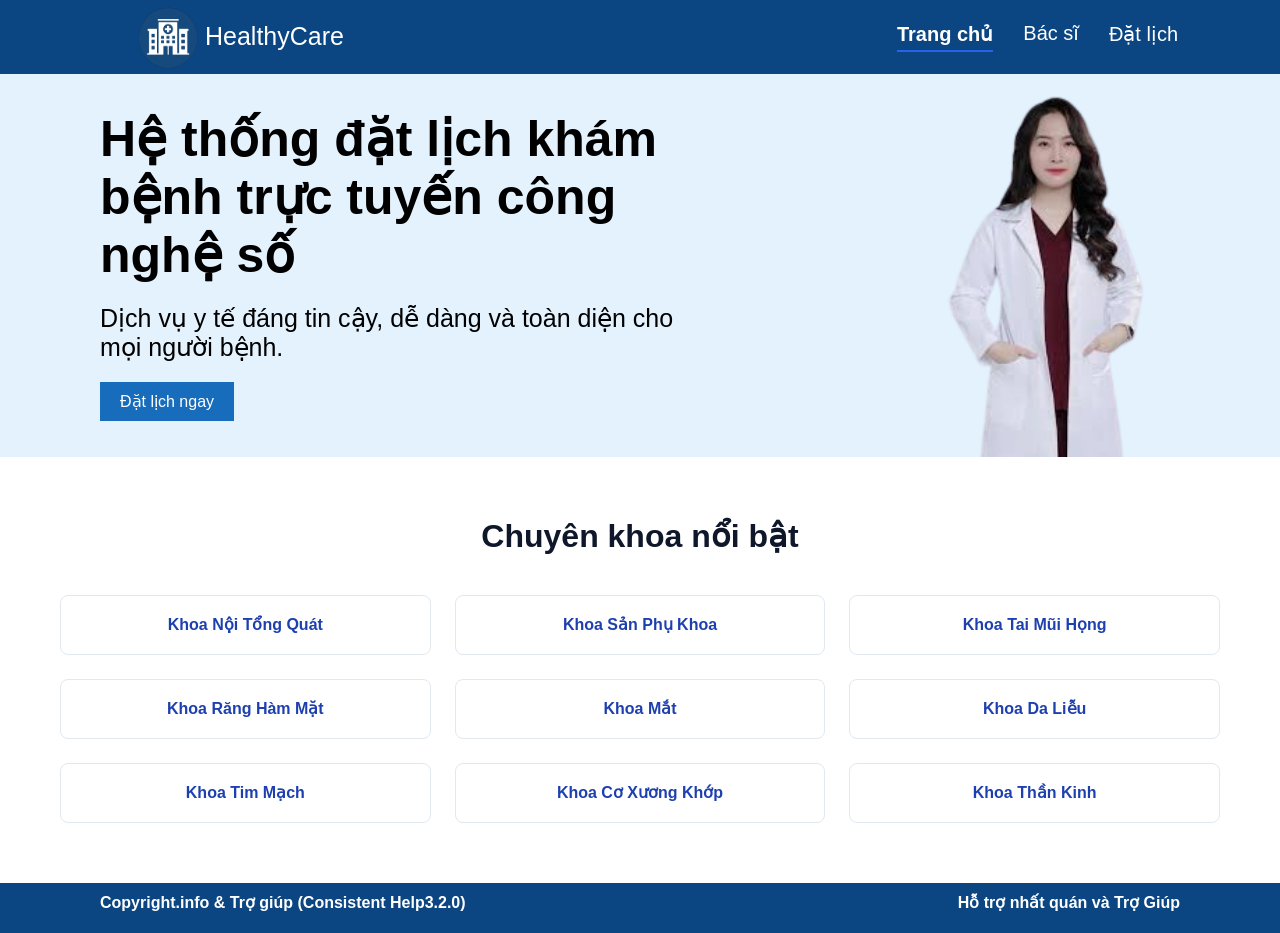
<file: index.html>
<!doctype html>
<html lang="vi">
  <head>
    <meta charset="UTF-8" />
    <meta name="viewport" content="width=device-width, initial-scale=1.0" />
    <title>HealthyCare - Hệ thống đặt lịch khám bệnh trực tuyến</title>
    <link rel="stylesheet" href="./assets/style.css" />
    <link rel="icon" type="image_home/png" href="./img/logo_home.png" />
  </head>
  <body>
    <a href="#main-content" class="skip-link">Bỏ qua để đến nội dung chính</a>
    <header class="header">
      <div class="container header-all">
        <div class="header-left">
          <a href="index.html" class="logo-link">
            <img src="./img/logo.png" alt="HealthyCare Logo" />
            <p>HealthyCare</p>
          </a>
        </div>

        <nav class="header-right" aria-label="Thanh điều hướng chính">
          <ul class="header-right-menu">
            <li><a href="index.html">Trang chủ</a></li>
            <li><a href="layout/doctors.html">Bác sĩ</a></li>
            <li><a href="book/book.html" class="btn-dat-lich">Đặt lịch</a></li>
          </ul>
        </nav>
      </div>
    </header>

    <main class="main-content" id="main-content">
      <section class="content-news">
        <div class="content-news-all">
          <div class="content-news-left">
            <h1 class="content-news-left-title">
              Hệ thống đặt lịch khám bệnh trực tuyến công nghệ số
            </h1>
            <p class="content-news-left-des">
              Dịch vụ y tế đáng tin cậy, dễ dàng và toàn diện cho mọi người
              bệnh.
            </p>
            <a
              href="book/book.html"
              class="content-news-btn"
              style="
                text-decoration: none;
                display: inline-block;
                text-align: center;
              "
              >Đặt lịch ngay</a
            >
          </div>
          <div class="content-news-right">
            <img src="./img/images-removebg-preview.png" alt="Ảnh bác sĩ nữ" />
          </div>
        </div>
      </section>

      <section
        class="specialties-section"
        aria-labelledby="specialties-heading"
      >
        <h2 id="specialties-heading">Chuyên khoa nổi bật</h2>
        <ul class="specialties-opinion">
          <li>
            <a href="layout/doctors.html?khoa=noi-tong-quat"
              >Khoa Nội Tổng Quát</a
            >
          </li>
          <li>
            <a href="layout/doctors.html?khoa=san-phu-khoa"
              >Khoa Sản Phụ Khoa</a
            >
          </li>
          <li>
            <a href="layout/doctors.html?khoa=tai-mui-hong"
              >Khoa Tai Mũi Họng</a
            >
          </li>
          <li>
            <a href="layout/doctors.html?khoa=rang-ham-mat"
              >Khoa Răng Hàm Mặt</a
            >
          </li>
          <li>
            <a href="layout/doctors.html?khoa=mat">Khoa Mắt</a>
          </li>
          <li>
            <a href="layout/doctors.html?khoa=da-lieu">Khoa Da Liễu</a>
          </li>
          <li>
            <a href="layout/doctors.html?khoa=tim-mach">Khoa Tim Mạch</a>
          </li>
          <li>
            <a href="layout/doctors.html?khoa=co-xuong-khop"
              >Khoa Cơ Xương Khớp</a
            >
          </li>
          <li>
            <a href="layout/doctors.html?khoa=than-kinh">Khoa Thần Kinh</a>
          </li>
        </ul>
      </section>
    </main>

    <footer role="contentinfo" aria-label="Chân trang">
      <div class="footer-all">
        <div class="footer-left">
          <p style="font-weight: bold">
            Copyright.info & Trợ giúp (Consistent Help3.2.0)
          </p>
        </div>
        <div class="footer-right">
          <p style="font-weight: bold">Hỗ trợ nhất quán và Trợ Giúp</p>
        </div>
      </div>
    </footer>
    <script src="./script.js"></script>
    <script
      src="https://cdn.userway.org/widget.js"
      data-account="O6Fv89TzKq"
    ></script>
  </body>
</html>
</file>
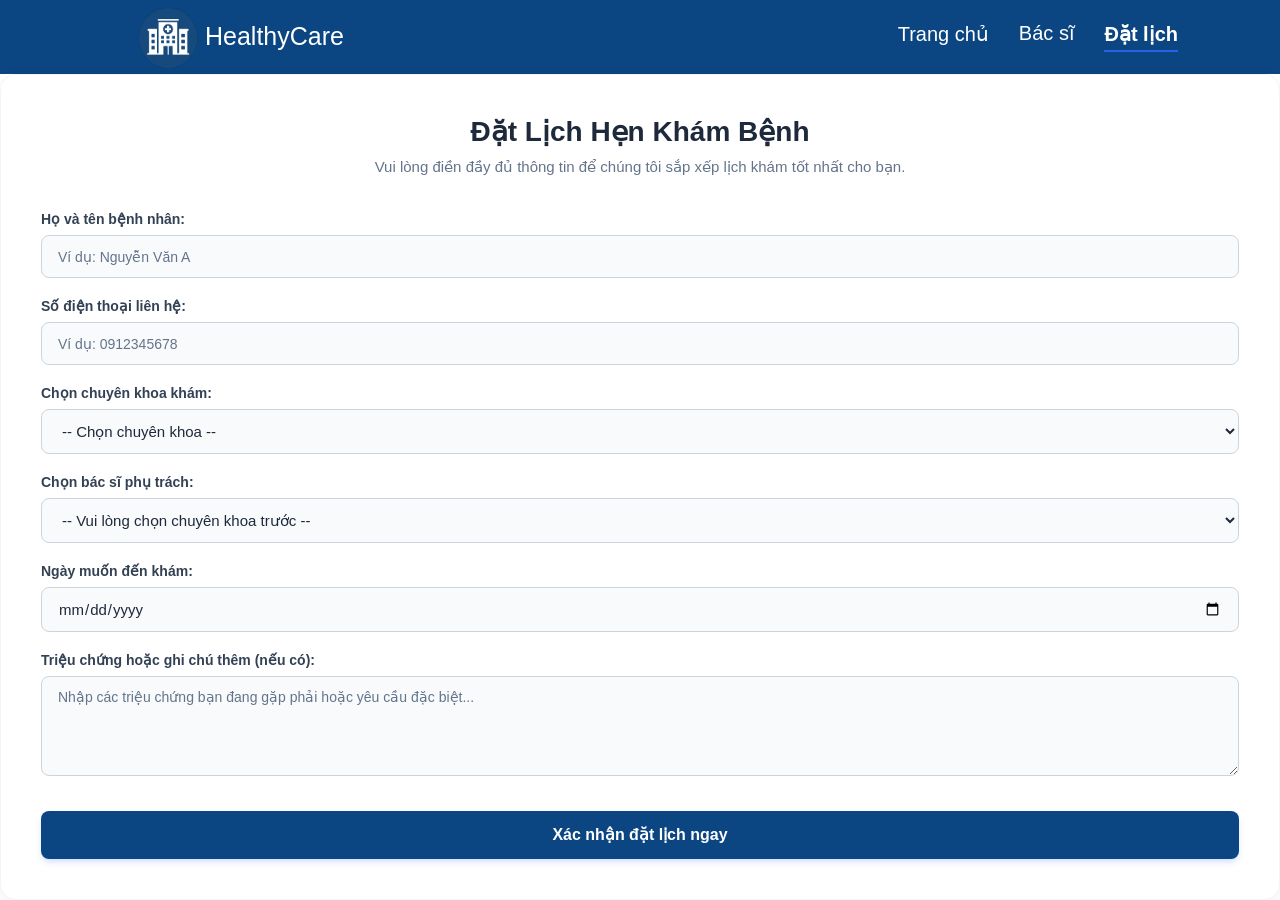
<file: book/book.html>
<!doctype html>
<html lang="en">
  <head>
    <meta charset="UTF-8" />
    <meta name="viewport" content="width=device-width, initial-scale=1.0" />
    <title>Đặt lịch ngay</title>
    <link rel="stylesheet" href="../assets/style.css" />
    <link rel="stylesheet" href="./book.css" />
    <link rel="icon" type="image_book/png" href="../img/image_book.png" />
  </head>
  <body>
    <a href="#main-content" class="skip-link">Bỏ qua để đến nội dung chính</a>
    <header class="header">
      <div class="container header-all">
        <div class="header-left">
          <a href="../index.html" class="logo-link">
            <img src="../img/logo.png" alt="HealthyCare Logo" />
            <p>HealthyCare</p>
          </a>
        </div>

        <nav class="header-right" aria-label="Thanh điều hướng chính">
          <ul class="header-right-menu">
            <li><a href="../index.html">Trang chủ</a></li>
            <li><a href="../layout/doctors.html">Bác sĩ</a></li>
            <li><a href="book.html" class="btn-dat-lich">Đặt lịch</a></li>
          </ul>
        </nav>
      </div>
    </header>

    <main id="main-content">
      <section class="booking-section">
        <h1 class="booking-title">Đặt Lịch Hẹn Khám Bệnh</h1>
        <p class="booking-subtitle">
          Vui lòng điền đầy đủ thông tin để chúng tôi sắp xếp lịch khám tốt nhất
          cho bạn.
        </p>

        <form
          class="booking-form"
          id="main-booking-form"
          action="#"
          method="POST"
        >
          <div class="form-group">
            <label for="fullname">Họ và tên bệnh nhân:</label>
            <input
              type="text"
              id="fullname"
              name="fullname"
              placeholder="Ví dụ: Nguyễn Văn A"
              required
            />
          </div>

          <div class="form-group">
            <label for="phone">Số điện thoại liên hệ:</label>
            <input
              type="tel"
              id="phone"
              name="phone"
              placeholder="Ví dụ: 0912345678"
              required
            />
          </div>

          <div class="form-group">
            <label for="select-khoa">Chọn chuyên khoa khám:</label>
            <select id="select-khoa" name="khoa" required>
              <option value="">-- Chọn chuyên khoa --</option>
              <option value="noi-tong-quat">Chuyên khoa Nội Tổng Quát</option>
              <option value="san-phu-khoa">Chuyên khoa Sản Phụ Khoa</option>
              <option value="tai-mui-hong">Chuyên khoa Tai Mũi Họng</option>
              <option value="rang-ham-mat">Chuyên khoa Răng Hàm Mặt</option>
              <option value="mat">Chuyên khoa Mắt</option>
              <option value="da-lieu">Chuyên khoa Da Liễu</option>
              <option value="tim-mach">Chuyên khoa Tim Mạch</option>
              <option value="co-xuong-khop">Chuyên khoa Cơ Xương Khớp</option>
              <option value="than-kinh">Chuyên khoa Thần Kinh</option>
              <option value="nhi">Chuyên khoa Nhi</option>
            </select>
          </div>

          <div class="form-group">
            <label for="select-doctor">Chọn bác sĩ phụ trách:</label>
            <select id="select-doctor" name="doctor" required>
              <option value="">-- Vui lòng chọn chuyên khoa trước --</option>
            </select>
          </div>

          <div class="form-group">
            <label for="date">Ngày muốn đến khám:</label>
            <input type="date" id="date" name="date" required />
          </div>

          <div class="form-group">
            <label for="note">Triệu chứng hoặc ghi chú thêm (nếu có):</label>
            <textarea
              id="note"
              name="note"
              rows="4"
              placeholder="Nhập các triệu chứng bạn đang gặp phải hoặc yêu cầu đặc biệt..."
            ></textarea>
          </div>
          <div
            id="booking-status"
            class="status-message"
            aria-live="polite"
            style="display: none"
          ></div>
          <button type="submit" class="btn-submit-booking">
            Xác nhận đặt lịch ngay
          </button>
        </form>
      </section>
    </main>
    <script
      src="https://cdn.userway.org/widget.js"
      data-account="O6Fv89TzKq"
    ></script>
    <script src="../script.js"></script>
  </body>
</html>
</file>
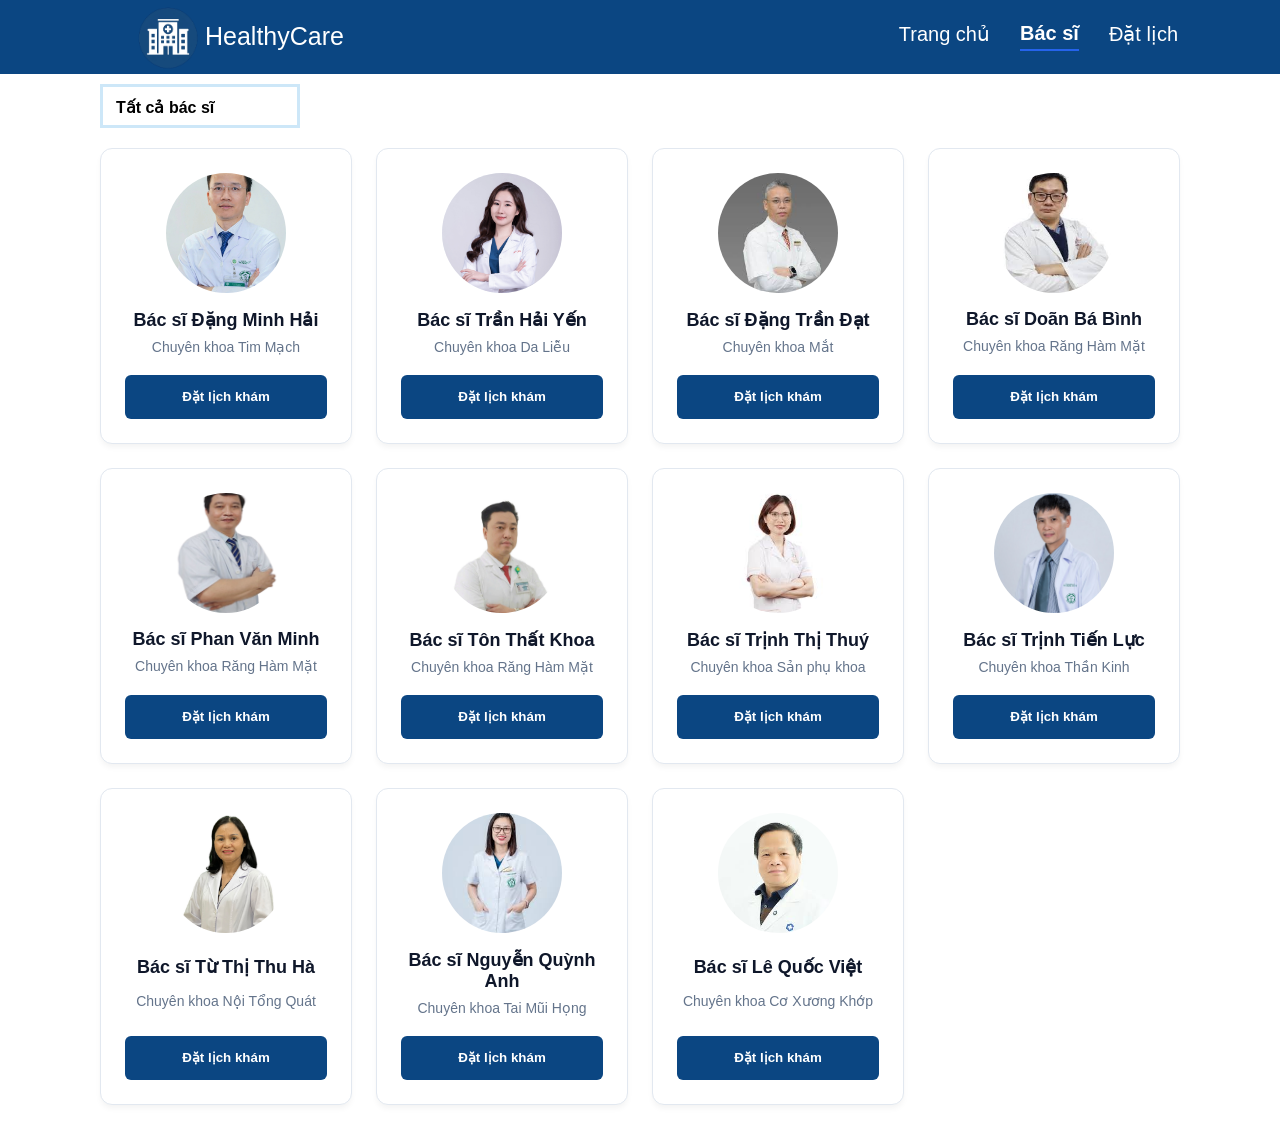
<file: layout/doctors.html>
<!doctype html>
<html lang="vi">
  <head>
    <meta charset="UTF-8" />
    <meta name="viewport" content="width=device-width, initial-scale=1.0" />
    <title>Danh sách bác sĩ - HealthyCare</title>
    <link rel="stylesheet" href="../assets/style.css" />
    <link rel="stylesheet" href="./layout.css" />
    <link rel="icon" type="image_doctors/png" href="../img/image_doctors.png" />
  </head>
  <body>
    <a href="#main-content" class="skip-link">Bỏ qua để đến nội dung chính</a>
    <header class="header">
      <div class="container header-all">
        <div class="header-left">
          <a href="../index.html" class="logo-link">
            <img src="../img/logo.png" alt="HealthyCare Logo" />
            <p>HealthyCare</p>
          </a>
        </div>

        <nav class="header-right" aria-label="Thanh điều hướng chính">
          <ul class="header-right-menu">
            <li><a href="../index.html">Trang chủ</a></li>
            <li><a href="doctors.html">Bác sĩ</a></li>
            <li>
              <a href="../book/book.html" class="btn-dat-lich">Đặt lịch</a>
            </li>
          </ul>
        </nav>
      </div>
    </header>

    <main class="directory-layout" id="main-content">
      <section class="doctors-section" aria-labelledby="current-specialty">
        <h1 id="current-specialty" aria-live="polite" class="current-title">
          Tất cả bác sĩ
        </h1>

        <div class="doctors-grid">
          <div class="doctor-card" data-khoa="tim-mach">
            <div class="avatar">
              <img
                src="../img/tm.jpg"
                alt="Ảnh chân dung Bác sĩ Đặng Minh Hải"
              />
            </div>
            <h4>Bác sĩ Đặng Minh Hải</h4>
            <p>Chuyên khoa Tim Mạch</p>
            <button aria-label="Đặt lịch khám với Bác sĩ Đặng Minh Hải">
              Đặt lịch khám
            </button>
          </div>

          <div class="doctor-card" data-khoa="da-lieu">
            <div class="avatar">
              <img
                src="../img/dl.png"
                alt="Ảnh chân dung Bác sĩ Trần Hải Yến"
              />
            </div>
            <h4>Bác sĩ Trần Hải Yến</h4>
            <p>Chuyên khoa Da Liễu</p>
            <button aria-label="Đặt lịch khám với Bác sĩ Trần Hải Yến">
              Đặt lịch khám
            </button>
          </div>

          <div class="doctor-card" data-khoa="mat">
            <div class="avatar">
              <img
                src="../img/bsm.jpg"
                alt="Ảnh chân dung Bác sĩ Đặng Trần Đạt"
              />
            </div>
            <h4>Bác sĩ Đặng Trần Đạt</h4>
            <p>Chuyên khoa Mắt</p>
            <button aria-label="Đặt lịch khám với Bác sĩ Đặng Trần Đạt">
              Đặt lịch khám
            </button>
          </div>

          <div class="doctor-card" data-khoa="rang-ham-mat">
            <div class="avatar">
              <img
                src="../img/rhm.jpg"
                alt="Ảnh chân dung Bác sĩ Doãn Bá Bình"
              />
            </div>
            <h4>Bác sĩ Doãn Bá Bình</h4>
            <p>Chuyên khoa Răng Hàm Mặt</p>
            <button aria-label="Đặt lịch khám với Bác sĩ Doãn Bá Bình">
              Đặt lịch khám
            </button>
          </div>

          <div class="doctor-card" data-khoa="rang-ham-mat">
            <div class="avatar">
              <img
                src="../img/rhmpvm.png"
                alt="Ảnh chân dung Bác sĩ Phan Văn Minh"
              />
            </div>
            <h4>Bác sĩ Phan Văn Minh</h4>
            <p>Chuyên khoa Răng Hàm Mặt</p>
            <button aria-label="Đặt lịch khám với Bác sĩ Phan Văn Minh">
              Đặt lịch khám
            </button>
          </div>

          <div class="doctor-card" data-khoa="rang-ham-mat">
            <div class="avatar">
              <img
                src="../img/rhmttk.jpg"
                alt="Ảnh chân dung Bác sĩ Tôn Thất Khoa"
              />
            </div>
            <h4>Bác sĩ Tôn Thất Khoa</h4>
            <p>Chuyên khoa Răng Hàm Mặt</p>
            <button aria-label="Đặt lịch khám với Bác sĩ Tôn Thất Khoa">
              Đặt lịch khám
            </button>
          </div>
          <div class="doctor-card" data-khoa="san-phu-khoa">
            <div class="avatar">
              <img
                src="../img/spk.jpg"
                alt="Ảnh chân dung Bác sĩ Trịnh Thị Thuý"
              />
            </div>
            <h4>Bác sĩ Trịnh Thị Thuý</h4>
            <p>Chuyên khoa Sản phụ khoa</p>
            <button aria-label="Đặt lịch khám với Bác sĩ Trịnh Thị Thuý">
              Đặt lịch khám
            </button>
          </div>
          <div class="doctor-card" data-khoa="than-kinh">
            <div class="avatar">
              <img
                src="../img/tk.jpg"
                alt="Ảnh chân dung Bác sĩ Trịnh Tiến Lực"
              />
            </div>
            <h4>Bác sĩ Trịnh Tiến Lực</h4>
            <p>Chuyên khoa Thần Kinh</p>
            <button aria-label="Đặt lịch khám với Bác sĩ Trịnh Tiến Lực">
              Đặt lịch khám
            </button>
          </div>
          <div class="doctor-card" data-khoa="noi-tong-quat">
            <div class="avatar">
              <img
                src="../img/Tu-Thi-Thu-Ha-ntq.jpg"
                alt="Ảnh chân dung Bác sĩ Từ Thị Thu Hà"
              />
            </div>
            <h4>Bác sĩ Từ Thị Thu Hà</h4>
            <p>Chuyên khoa Nội Tổng Quát</p>
            <button aria-label="Đặt lịch khám với Bác sĩ Từ Thị Thu Hà">
              Đặt lịch khám
            </button>
          </div>

          <div class="doctor-card" data-khoa="tai-mui-hong">
            <div class="avatar">
              <img
                src="../img/tmh.jpg"
                alt="Ảnh chân dung Bác sĩ Nguyễn Quỳnh Anh"
              />
            </div>
            <h4>Bác sĩ Nguyễn Quỳnh Anh</h4>
            <p>Chuyên khoa Tai Mũi Họng</p>
            <button aria-label="Đặt lịch khám với Bác sĩ Nguyễn Quỳnh Anh">
              Đặt lịch khám
            </button>
          </div>

          <div class="doctor-card" data-khoa="co-xuong-khop">
            <div class="avatar">
              <img
                src="../img/csk.jpg"
                alt="Ảnh chân dung Bác sĩ Lê Quốc Việt"
              />
            </div>
            <h4>Bác sĩ Lê Quốc Việt</h4>
            <p>Chuyên khoa Cơ Xương Khớp</p>
            <button aria-label="Đặt lịch khám với Bác sĩ Lê Quốc Việt">
              Đặt lịch khám
            </button>
          </div>
        </div>
      </section>
    </main>

    <script src="../script.js"></script>
    <script
      src="https://cdn.userway.org/widget.js"
      data-account="O6Fv89TzKq"
    ></script>
  </body>
</html>
</file>
<file: assets/style.css>
* {
  margin: 0;
  padding: 0;
  box-sizing: border-box;
}

:root {
  --focus-outline: 3px solid black;
  --focus-bg: yellow;
  --focus-color: black;
  --focus-padding: 3px;
  --primary-blue: #0b4682;
  --btn-blue: #176cbc;
  --btn-hover: #1d4ed8;
}

body {
  font-family: Arial, Helvetica, sans-serif;
}

button:hover {
  cursor: pointer;
}

.header-all,
.content-news-all,
.footer-all {
  width: 100%;
  max-width: 70rem;
  margin: 0 auto;
  padding: 0 1.25rem;
  display: flex;
  justify-content: space-between;
  align-items: center;
}

.header {
  width: 100%;
  background-color: var(--primary-blue);
}

.header-left {
  display: flex;
  align-items: center;
}

.header-left a {
  text-decoration: none;
  display: flex;
  align-items: center;
  gap: 0.625rem;
}

.header-left img {
  width: 135px;
  height: auto;
  display: block;
  margin-right: -40px;
}

.header-left p {
  color: white;
  font-size: 1.5625rem;
}

.header-right-menu {
  display: flex;
  list-style: none;
  gap: 1.875rem;
  padding: 5px 2px;
}

.header-right-menu li {
  font-size: 1.25rem;
}

.header-right-menu a {
  color: white;
  text-decoration: none;
  transition: all 0.2s ease;
  display: inline-block;
}

.header-right-menu li a:hover {
  background-color: #7a99e2;
  padding: 5px 10px;
  border-radius: 4px;
}

.header-right-menu a.active {
  color: white;
  font-weight: 700;
  border-bottom: 2px solid #2563eb;
  padding-bottom: 4px;
}

.header-right-menu a:focus-visible {
  outline: var(--focus-outline);
  background-color: var(--focus-bg);
  color: var(--focus-color);
  padding: var(--focus-padding);
}

.main-content {
  width: 100%;
}

.content-news {
  background-color: #e4f2fd;
  width: 100%;
}

.content-news-left {
  margin: 2rem 0;
  width: 55%;
}

.content-news-left-title {
  width: 100%;
  max-width: 37.5rem;
  font-size: 50px;
  overflow-wrap: break-word;
}

.content-news-left-des {
  width: 100%;
  max-width: 37.5rem;
  margin: 1.25rem 0;
  font-size: 1.5625rem;
  overflow-wrap: break-word;
}

.content-news-btn {
  padding: 0.625rem 1.25rem;
  color: white;
  background-color: var(--btn-blue);
  font-size: 1rem;
  border: none;
  transition: background-color 0.2s;
}

.content-news-btn:hover {
  background-color: var(--btn-hover);
}

.content-news-btn:focus-visible {
  outline: var(--focus-outline);
  background-color: var(--focus-bg);
  color: var(--focus-color);
  padding: calc(var(--focus-padding) + 0.625rem);
}

.content-news-right {
  width: 40%;
  display: flex;
  justify-content: flex-end;
}

.content-news-right img {
  width: 100%;
  max-width: 15.9375rem;
  height: auto;
}

.specialties-section {
  width: 100%;
  max-width: 1200px;
  margin: 0 auto;
  padding: 60px 20px;
}

#specialties-heading {
  text-align: center;
  font-size: 2rem;
  color: #0f172a;
  margin-bottom: 40px;
}

.specialties-opinion {
  list-style: none;
  padding: 0;
  display: grid;
  grid-template-columns: repeat(auto-fit, minmax(280px, 1fr));
  gap: 24px;
}

.specialties-opinion li {
  background-color: #ffffff;
  border: 1px solid #e2e8f0;
  border-radius: 8px;
  min-height: 60px;
}

.specialties-opinion a {
  display: flex;
  align-items: center;
  justify-content: center;
  width: 100%;
  height: 100%;
  padding: 16px;
  color: #1e40af;
  text-decoration: none;
  font-weight: 600;
  text-align: center;
  border-radius: 8px;
  transition: all 0.2s ease;
}

.specialties-opinion li a:hover {
  background-color: #edf0f8;
}

.specialties-opinion a:focus-visible {
  outline: var(--focus-outline);
  background-color: var(--focus-bg);
  color: var(--focus-color);
}

footer {
  width: 100%;
  background-color: var(--primary-blue);
  min-height: 3.125rem;
}

.footer-left p,
.footer-right p {
  padding: 10px 0;
  color: white;
}

.skip-link {
  position: absolute;
  top: -100px;
  left: 0;
  background: #2563eb;
  color: white;
  padding: 10px 20px;
  z-index: 9999;
  transition: top 0.2s;
}

.skip-link:focus {
  top: 0;
}

@media (max-width: 768px) {
  .header-all,
  .content-news-all,
  .footer-all {
    flex-direction: column;
    gap: 1.25rem;
    text-align: center;
  }

  .content-news-left,
  .content-news-right {
    width: 100%;
    display: flex;
    flex-direction: column;
    align-items: center;
    justify-content: center;
  }

  .content-news-right img {
    margin-left: 0;
  }
}
</file>
<file: book/book.css>
* {
  margin: 0;
  padding: 0;
  box-sizing: border-box;
}

:root {
  --focus-outline: 3px solid black;
  --focus-bg: yellow;
  --focus-color: black;
  --focus-padding: 3px;
  /* --primary-blue: #2563eb; */
  --primary-hover: #1d4ed8;
}

.booking-layout {
  width: 100%;
  max-width: 800px;
  margin: 3.75rem auto;
  padding: 0 1.25rem;
}

.booking-section {
  background-color: #ffffff;
  padding: 40px;
  border-radius: 16px;
  box-shadow: 0 10px 25px rgba(0, 0, 0, 0.05);
  border: 1px solid #f1f5f9;
}

.booking-title {
  font-size: 28px;
  color: #1e293b;
  margin-bottom: 10px;
  font-weight: 700;
  text-align: center;
  overflow-wrap: break-word;
}

.booking-subtitle {
  font-size: 15px;
  color: #64748b;
  text-align: center;
  margin-bottom: 35px;
  overflow-wrap: break-word;
}

.booking-form {
  display: flex;
  flex-direction: column;
  gap: 20px;
}

.form-group {
  display: flex;
  flex-direction: column;
  gap: 8px;
}

.form-group label {
  font-size: 14px;
  font-weight: 600;
  color: #334155;
}

.form-group input[type="text"],
.form-group input[type="tel"],
.form-group input[type="date"],
.form-group select,
.form-group textarea {
  width: 100%;
  padding: 12px 16px;
  font-size: 15px;
  color: #1e293b;
  background-color: #f8fafc;
  border: 1px solid #cbd5e1;
  border-radius: 8px;
  font-family: inherit;
  transition: all 0.25s ease-in-out;
}

.form-group textarea {
  resize: vertical;
  min-height: 100px;
}

.form-group input:focus,
.form-group select:focus,
.form-group textarea:focus {
  border-color: var(--primary-blue);
  background-color: #ffffff;
  box-shadow: 0 0 0 4px rgba(37, 99, 235, 0.1);
  outline: none;
}

.form-group input:focus-visible,
.form-group select:focus-visible,
.form-group textarea:focus-visible {
  outline: var(--focus-outline) !important;
  background-color: var(--focus-bg) !important;
  color: var(--focus-color) !important;
}

.form-group input::placeholder,
.form-group textarea::placeholder {
  color: #64748b;
  font-size: 14px;
}

.btn-submit-booking {
  background-color: var(--primary-blue);
  color: #ffffff;
  font-size: 16px;
  font-weight: 600;
  padding: 14px;
  border: none;
  border-radius: 8px;
  cursor: pointer;
  margin-top: 15px;
  box-shadow: 0 4px 6px -1px rgba(37, 99, 235, 0.2);
  transition: all 0.2s ease;
  min-height: 48px;
}

.btn-submit-booking:hover {
  background-color: var(--primary-hover);
  transform: translateY(-1px);
  box-shadow: 0 10px 15px -3px rgba(37, 99, 235, 0.3);
}

.btn-submit-booking:active {
  transform: translateY(1px);
  box-shadow: 0 4px 6px -1px rgba(37, 99, 235, 0.2);
}

.btn-submit-booking:focus-visible {
  outline: var(--focus-outline) !important;
  background-color: var(--focus-bg) !important;
  color: var(--focus-color) !important;
  transform: none;
}

.status-message {
  padding: 15px;
  background-color: #dcfce7;
  border: 1px solid #bbf7d0;
  border-radius: 8px;
  color: #166534;
  font-size: 15px;
  margin-top: 15px;
  overflow-wrap: break-word;
}

@media (max-width: 600px) {
  .booking-layout {
    margin: 1.5rem auto;
  }

  .booking-section {
    padding: 24px 16px;
    border-radius: 8px;
  }

  .booking-title {
    font-size: 24px;
  }

  .btn-submit-booking {
    width: 100%;
  }
}
</file>
<file: layout/layout.css>
* {
  margin: 0;
  padding: 0;
  box-sizing: border-box;
}

:root {
  --focus-outline: 3px solid black;
  --focus-bg: yellow;
  --focus-color: black;
  --focus-padding: 3px;
  /* --primary-blue: #2563eb; */
  --primary-hover: #1d4ed8;
}

.directory-layout {
  width: 100%;
}

.doctors-section {
  width: 100%;
  max-width: 70rem;
  margin: 0 auto;
  padding: 0 1.25rem;
}

.current-title {
  border: 0.1875rem solid #cde7f8;
  width: 100%;
  max-width: 12.5rem;
  margin-top: 10px;
  padding: 11px 8px 8px 13px;
  font-size: 16px;
  overflow-wrap: break-word;
}

.doctors-grid {
  display: grid;
  grid-template-columns: repeat(auto-fit, minmax(250px, 1fr));
  gap: 24px;
  padding: 20px 0;
}

.doctor-card {
  background-color: #ffffff;
  border: 1px solid #e2e8f0;
  border-radius: 12px;
  padding: 24px;
  text-align: center;
  box-shadow: 0 4px 6px -1px rgba(0, 0, 0, 0.05);
  display: flex;
  flex-direction: column;
  align-items: center;
  justify-content: space-between;
}

.avatar {
  width: 120px;
  height: 120px;
  border-radius: 50%;
  overflow: hidden;
  background-color: #f1f5f9;
  margin-bottom: 16px;
}

.avatar img {
  width: 100%;
  height: 100%;
  object-fit: cover;
}

.doctor-card h4 {
  font-size: 1.125rem;
  color: #0f172a;
  margin: 0 0 8px 0;
  overflow-wrap: break-word;
  width: 100%;
}

.doctor-card p {
  font-size: 0.875rem;
  color: #64748b;
  margin: 0 0 20px 0;
  overflow-wrap: break-word;
  width: 100%;
}

.doctor-card button {
  width: 100%;
  padding: 10px 16px;
  background-color: var(--primary-blue);
  color: #ffffff;
  border: none;
  border-radius: 6px;
  font-weight: 600;
  cursor: pointer;
  transition: background-color 0.2s;
  min-height: 44px;
}

.doctor-card button:hover {
  background-color: var(--primary-hover);
}

.doctor-card button:focus-visible {
  background-color: var(--focus-bg) !important;
  color: var(--focus-color) !important;
  outline: var(--focus-outline) !important;
  outline-offset: 2px;
  padding: calc(var(--focus-padding) + 10px 16px);
}

@media (max-width: 480px) {
  .doctors-grid {
    grid-template-columns: 1fr;
    gap: 16px;
  }

  .current-title {
    max-width: 100%;
    text-align: center;
  }
}

.doctor-card .btn-booking-link {
  display: block;
  width: 100%;
  padding: 10px 16px;
  background-color: var(--primary-blue);
  color: #ffffff;
  text-decoration: none;
  border-radius: 6px;
  font-weight: 600;
  text-align: center;
  cursor: pointer;
  transition: background-color 0.2s;
  min-height: 44px;
}

.doctor-card .btn-booking-link:hover {
  background-color: var(--primary-hover);
}

.doctor-card .btn-booking-link:focus-visible {
  background-color: var(--focus-bg) !important;
  color: var(--focus-color) !important;
  outline: var(--focus-outline) !important;
  outline-offset: 2px;
}
</file>
